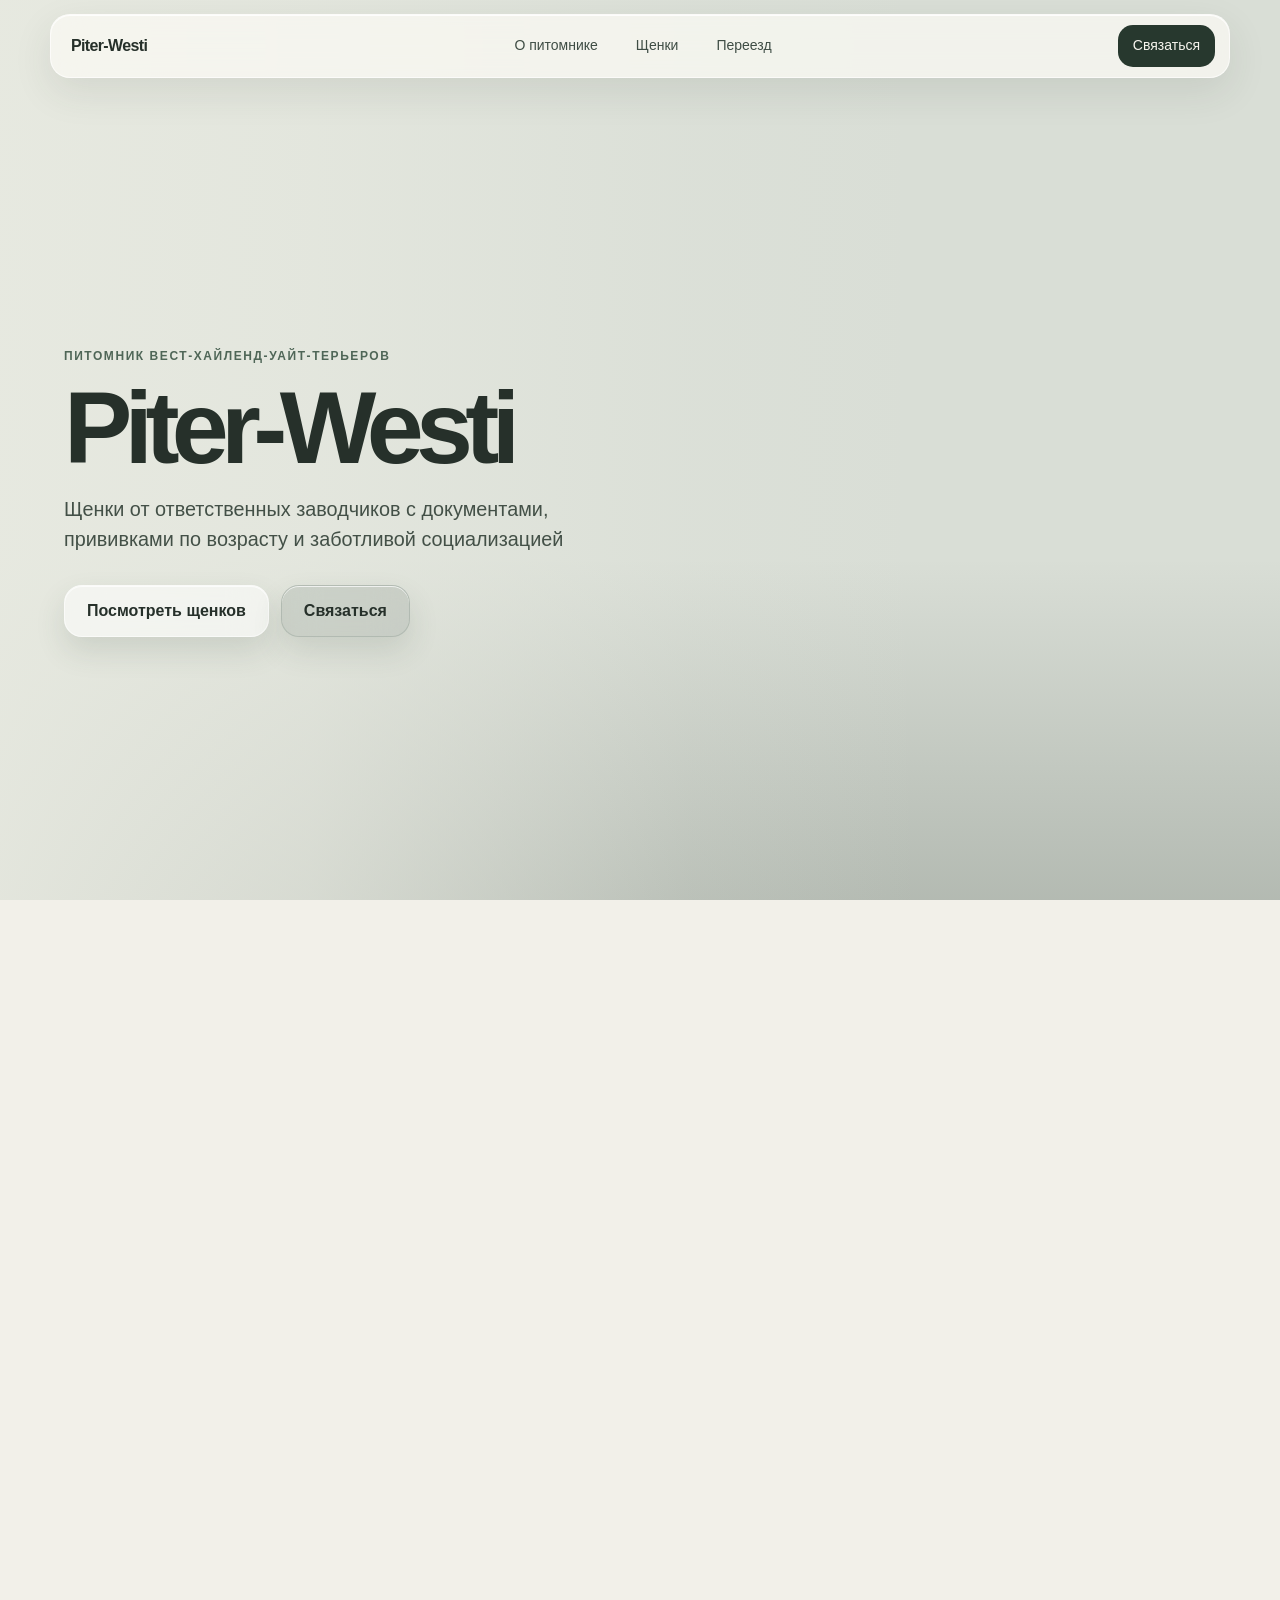
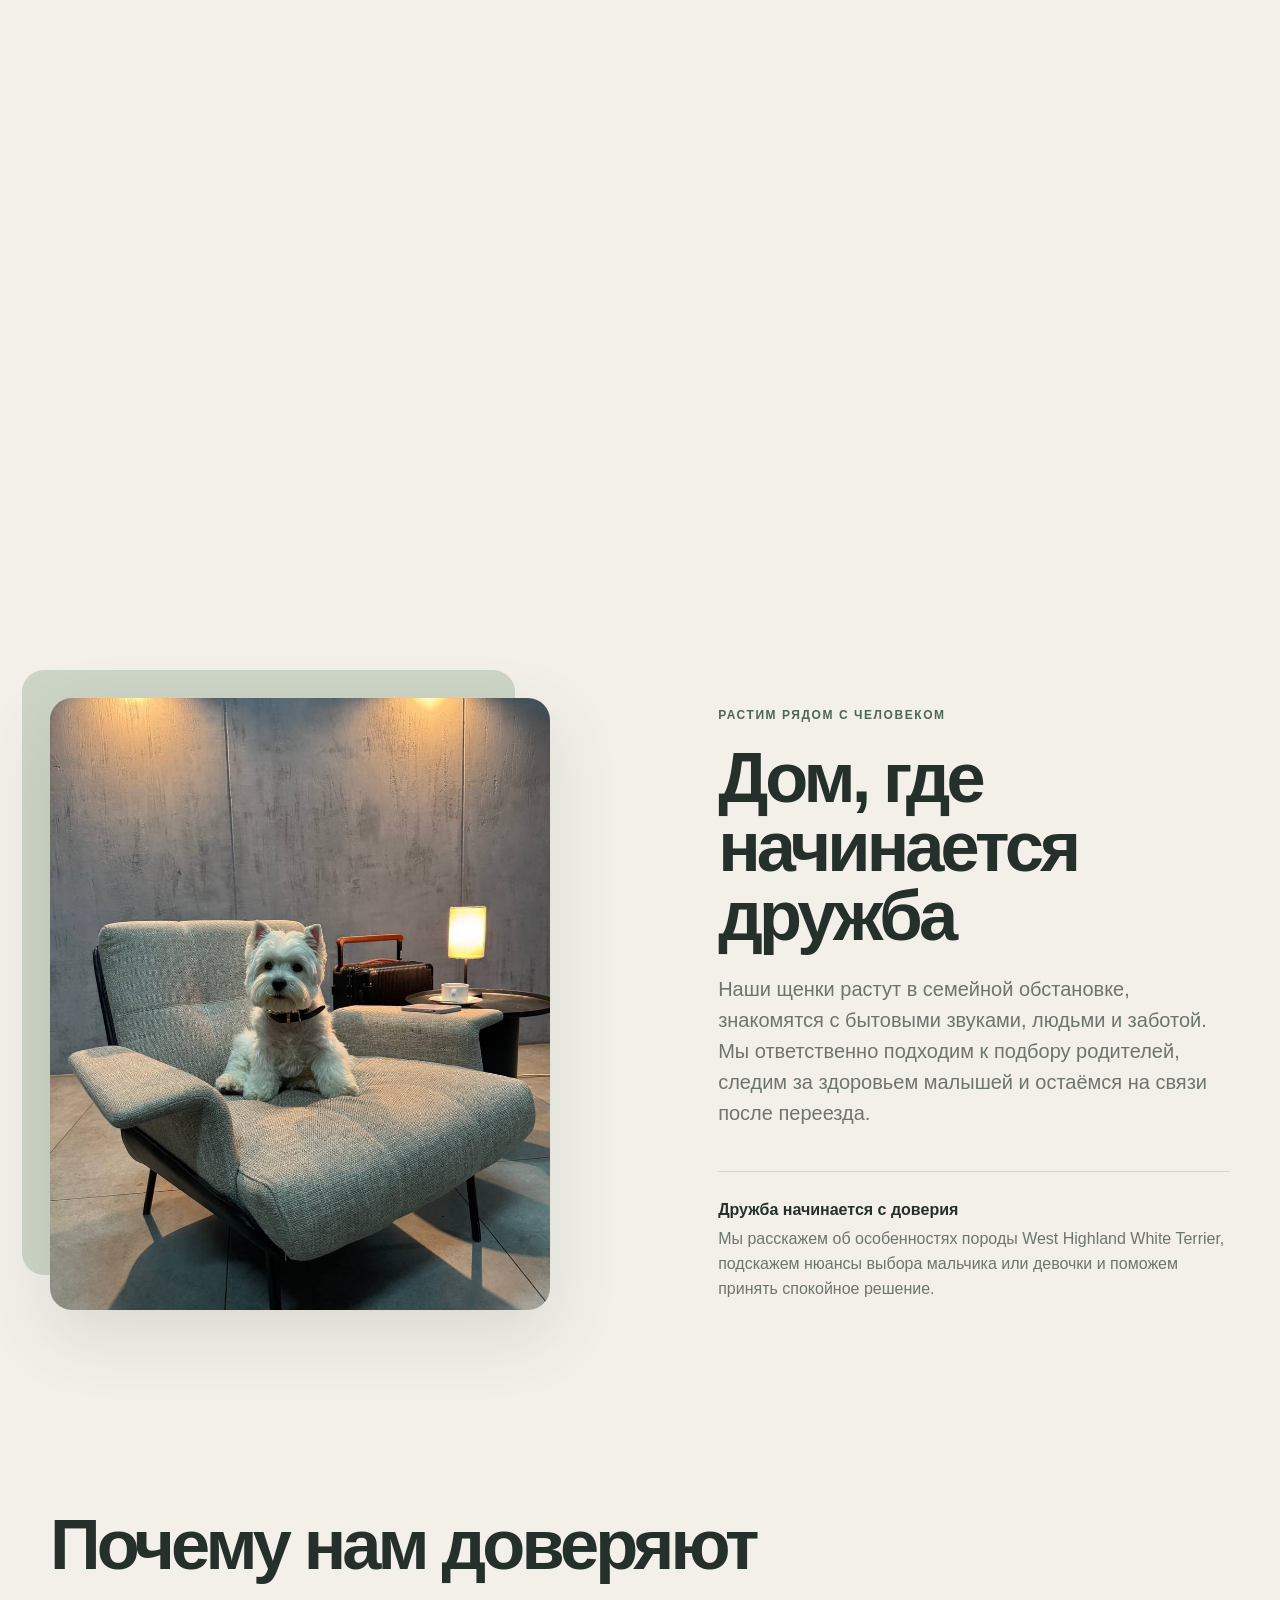
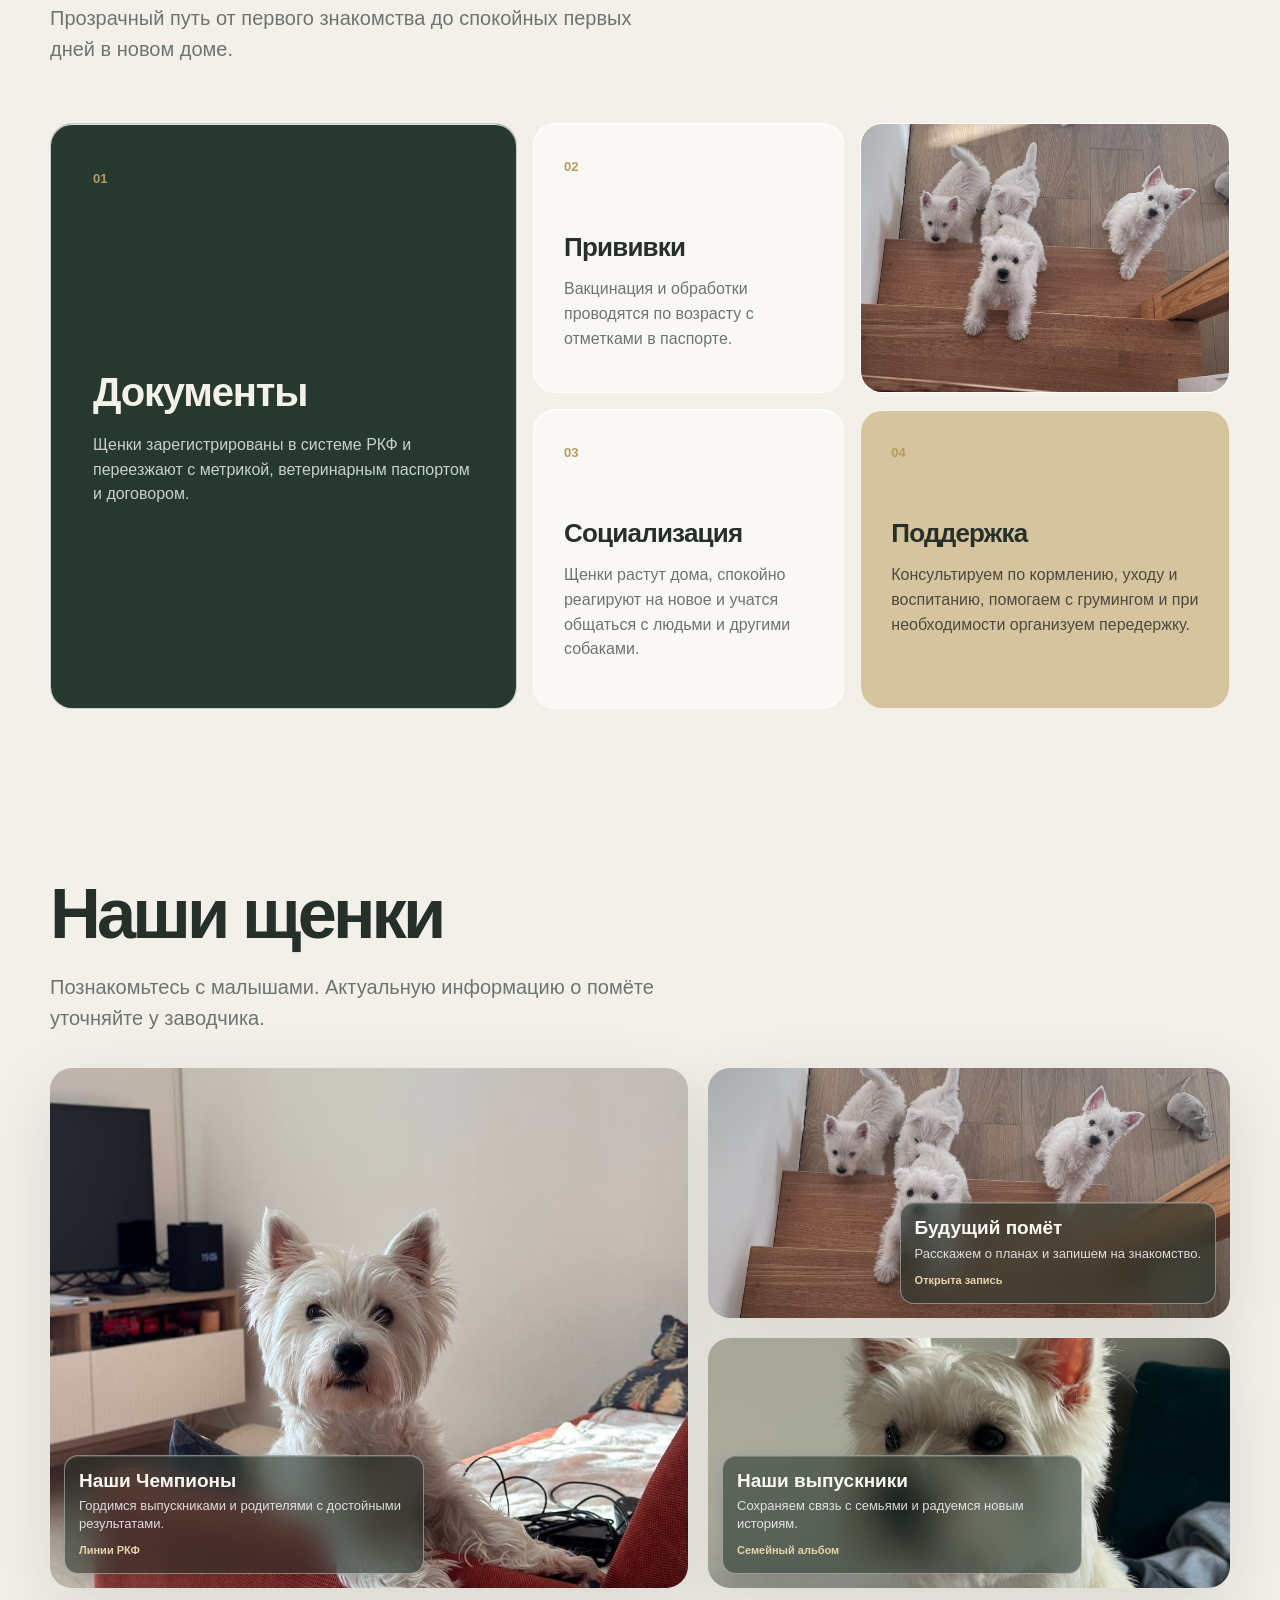
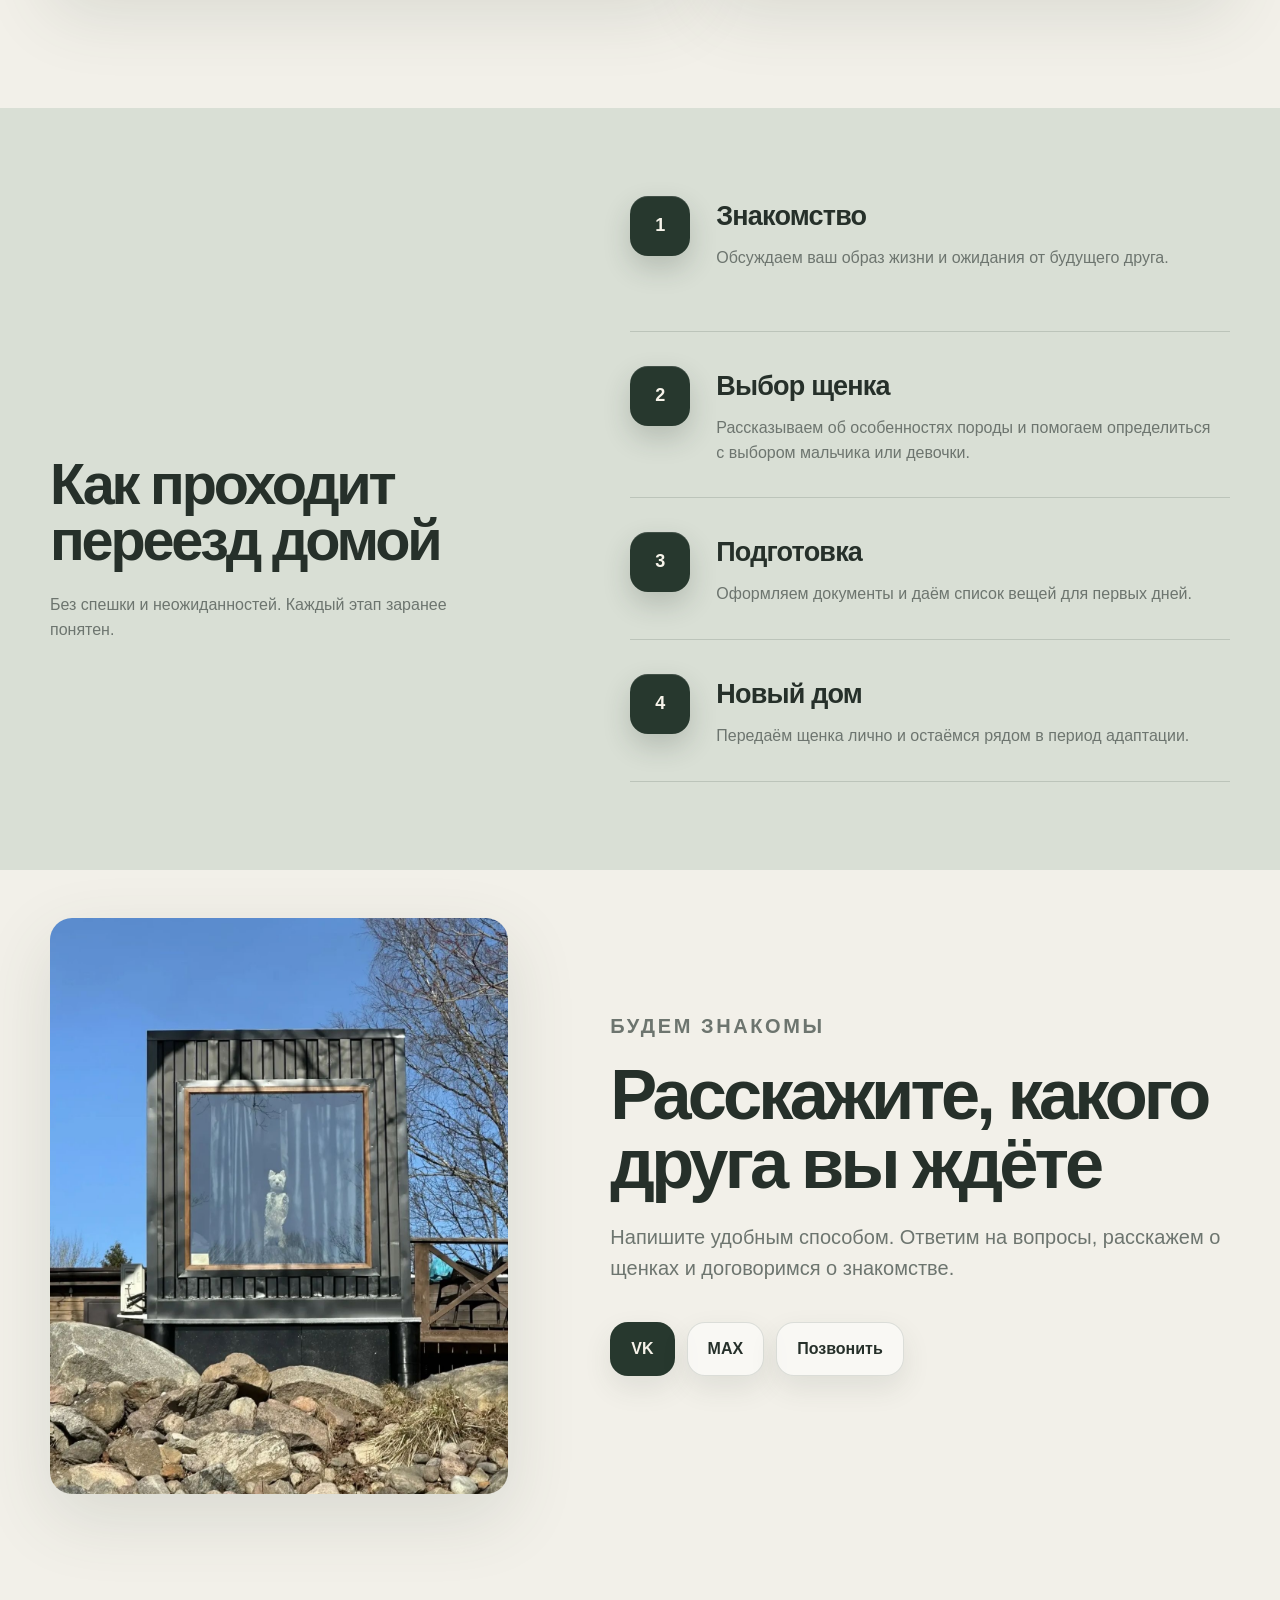
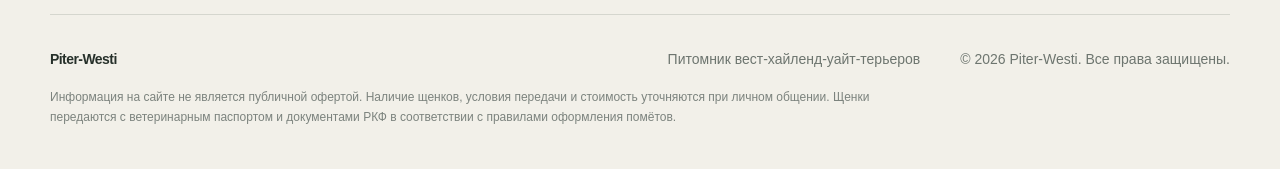
<file: index.html>
﻿<!doctype html>
<html lang="ru">
<head>
  <meta charset="UTF-8">
  <meta name="viewport" content="width=device-width, initial-scale=1.0">
  <meta name="theme-color" content="#f2f0e9">
  <meta name="description" content="Piter-Westi - питомник вест-хайленд-уайт-терьеров. Щенки с документами, прививками по возрасту и заботливой социализацией.">
  <meta property="og:title" content="Piter-Westi - питомник вест-хайленд-уайт-терьеров">
  <meta property="og:description" content="Здоровые, социализированные щенки вест-хайленд-уайт-терьера и поддержка заводчика после переезда домой.">
  <meta property="og:type" content="website">
  <meta property="og:image" content="assets/puppies.jpg">
  <title>Piter-Westi - питомник вест-хайленд-уайт-терьеров</title>
  <link rel="preload" href="piter-westi-puppy-v2.mp4" as="video" type="video/mp4">
  <link rel="stylesheet" href="styles.css?v=20260623-scroll-5">
  <script type="application/ld+json">
    {"@context":"https://schema.org","@type":"Organization","name":"Piter-Westi","description":"Питомник вест-хайленд-уайт-терьеров","contactPoint":{"@type":"ContactPoint","contactType":"customer service","availableLanguage":"Russian"}}
  </script>
</head>
<body>
  <a class="skip-link" href="#main">К содержанию</a>
  <header class="site-header" aria-label="Основная навигация">
    <a class="brand" href="#top" aria-label="Piter-Westi, на главную">Piter-Westi</a>
    <nav class="nav" aria-label="Разделы сайта">
      <a href="#about">О питомнике</a>
      <a href="#puppies">Щенки</a>
      <a href="#journey">Переезд</a>
    </nav>
    <a class="header-contact" href="#contact-info">Связаться</a>
  </header>

  <main id="main">
    <section class="hero-story" id="top" aria-labelledby="hero-title">
      <div class="hero-sticky">
        <div class="hero-copy">
          <p class="hero-kicker">Питомник вест-хайленд-уайт-терьеров</p>
          <h1 id="hero-title">Piter-Westi</h1>
          <p class="hero-lead">Щенки от ответственных заводчиков с документами, прививками по возрасту и заботливой социализацией</p>
          <div class="hero-actions">
            <a class="glass-button glass-button--light" href="#puppies">Посмотреть щенков</a>
            <a class="glass-button glass-button--ghost" href="#contact-info">Связаться</a>
          </div>
        </div>
        <div class="hero-media">
          <video autoplay muted playsinline loop preload="auto" aria-label="Вест-хайленд-уайт-терьер приветствует будущих хозяев">
            <source src="piter-westi-puppy-v2.mp4" type="video/mp4">
            <img src="assets/westie-portrait.jpg" alt="Белый вест-хайленд-уайт-терьер">
            Ваш браузер не поддерживает видео. Ниже доступна фотография нашего вестика.
          </video>
          <div class="video-scrim" aria-hidden="true"></div>
        </div>
        <div class="story-lines" aria-live="polite">
          <p class="story-line story-line--one">Привет! Давай познакомимся</p>
          <p class="story-line story-line--two">Мы - Piter-Westi, питомник вест-хайленд-уайт-терьеров</p>
        </div>
      </div>
    </section>

    <section class="about section-shell reveal" id="about" aria-labelledby="about-title">
      <div class="about-photo">
        <img src="assets/westie-chair.jpg" alt="Вест-хайленд-уайт-терьер уютно сидит в кресле" width="960" height="1280" loading="lazy">
      </div>
      <div class="about-copy">
        <p class="section-kicker">Растим рядом с человеком</p>
        <h2 id="about-title">Дом, где начинается дружба</h2>
        <p class="section-intro">Наши щенки растут в семейной обстановке, знакомятся с бытовыми звуками, людьми и заботой. Мы ответственно подходим к подбору родителей, следим за здоровьем малышей и остаёмся на связи после переезда.</p>
        <div class="about-note">
          <strong>Дружба начинается с доверия</strong>
          <span>Мы расскажем об особенностях породы West Highland White Terrier, подскажем нюансы выбора мальчика или девочки и поможем принять спокойное решение.</span>
        </div>
      </div>
    </section>

    <section class="trust section-shell reveal" aria-labelledby="trust-title">
      <div class="section-heading">
        <h2 id="trust-title">Почему нам доверяют</h2>
        <p>Прозрачный путь от первого знакомства до спокойных первых дней в новом доме.</p>
      </div>
      <div class="trust-grid">
        <article class="trust-item trust-item--primary"><span>01</span><h3>Документы</h3><p>Щенки зарегистрированы в системе РКФ и переезжают с метрикой, ветеринарным паспортом и договором.</p></article>
        <article class="trust-item"><span>02</span><h3>Прививки</h3><p>Вакцинация и обработки проводятся по возрасту с отметками в паспорте.</p></article>
        <article class="trust-item trust-item--image" aria-label="Щенки Piter-Westi"><img src="assets/puppies.jpg" alt="Четыре щенка вест-хайленд-уайт-терьера" width="1783" height="1068" loading="lazy"></article>
        <article class="trust-item"><span>03</span><h3>Социализация</h3><p>Щенки растут дома, спокойно реагируют на новое и учатся общаться с людьми и другими собаками.</p></article>
        <article class="trust-item trust-item--gold"><span>04</span><h3>Поддержка</h3><p>Консультируем по кормлению, уходу и воспитанию, помогаем с грумингом и при необходимости организуем передержку.</p></article>
      </div>
    </section>

    <section class="puppies section-shell reveal" id="puppies" aria-labelledby="puppies-title">
      <div class="section-heading section-heading--compact">
        <h2 id="puppies-title">Наши щенки</h2>
        <p>Познакомьтесь с малышами. Актуальную информацию о помёте уточняйте у заводчика.</p>
      </div>
      <div class="puppy-gallery">
        <article class="puppy-card puppy-card--tall">
          <img src="assets/westie-home.jpg" alt="Белый вестик дома смотрит в камеру" width="960" height="1280" loading="lazy">
          <div class="puppy-card__body"><h3>Наши Чемпионы</h3><p>Гордимся выпускниками и родителями с достойными результатами.</p><span>Линии РКФ</span></div>
        </article>
        <article class="puppy-card puppy-card--wide">
          <img src="assets/puppies.jpg" alt="Щенки вест-хайленд-уайт-терьера на лестнице" width="1783" height="1068" loading="lazy">
          <div class="puppy-card__body"><h3>Будущий помёт</h3><p>Расскажем о планах и запишем на знакомство.</p><span>Открыта запись</span></div>
        </article>
        <article class="puppy-card puppy-card--small">
          <img src="assets/westie-closeup.jpg" alt="Портрет взрослого вест-хайленд-уайт-терьера" width="1200" height="1600" loading="lazy">
          <div class="puppy-card__body"><h3>Наши выпускники</h3><p>Сохраняем связь с семьями и радуемся новым историям.</p><span>Семейный альбом</span></div>
        </article>
      </div>
    </section>

    <section class="journey reveal" id="journey" aria-labelledby="journey-title">
      <div class="section-shell journey-inner">
        <div class="journey-title-wrap">
          <h2 id="journey-title">Как проходит переезд домой</h2>
          <p>Без спешки и неожиданностей. Каждый этап заранее понятен.</p>
        </div>
        <ol class="journey-steps">
          <li><span>Знакомство</span><p>Обсуждаем ваш образ жизни и ожидания от будущего друга.</p></li>
          <li><span>Выбор щенка</span><p>Рассказываем об особенностях породы и помогаем определиться с выбором мальчика или девочки.</p></li>
          <li><span>Подготовка</span><p>Оформляем документы и даём список вещей для первых дней.</p></li>
          <li><span>Новый дом</span><p>Передаём щенка лично и остаёмся рядом в период адаптации.</p></li>
        </ol>
      </div>
    </section>

    <section class="contact section-shell reveal" id="contact" aria-labelledby="contact-title">
      <div class="contact-photo"><img src="assets/westie-window.jpg" alt="Вестик встречает гостей у окна" width="1200" height="1600" loading="lazy"></div>
      <div class="contact-copy" id="contact-info">
        <p class="section-kicker">Будем знакомы</p>
        <h2 id="contact-title">Расскажите, какого друга вы ждёте</h2>
        <p>Напишите удобным способом. Ответим на вопросы, расскажем о щенках и договоримся о знакомстве.</p>
        <div class="contact-actions" aria-label="Способы связи">
          <a href="https://vk.com/" rel="noopener" target="_blank">VK</a>
          <a href="#" rel="noopener" target="_blank">MAX</a>
          <a href="tel:+70000000000">Позвонить</a>
        </div>
      </div>
    </section>
  </main>

  <footer class="footer">
    <a class="brand" href="#top">Piter-Westi</a>
    <p>Питомник вест-хайленд-уайт-терьеров</p>
    <p>© <span id="year"></span> Piter-Westi. Все права защищены.</p>
    <p class="footer-legal">Информация на сайте не является публичной офертой. Наличие щенков, условия передачи и стоимость уточняются при личном общении. Щенки передаются с ветеринарным паспортом и документами РКФ в соответствии с правилами оформления помётов.</p>
  </footer>
  <script src="script.js?v=20260623-scroll-5" defer></script>
</body>
</html>
</file>
<file: styles.css>
:root {
  color-scheme: light;
  --milk: #f2f0e9;
  --paper: #fbfaf6;
  --sage: #4f6657;
  --sage-soft: #cdd5c6;
  --forest: #27382e;
  --gold: #b69a62;
  --ink: #26302a;
  --muted: #6d756f;
  --line: rgba(39, 56, 46, .14);
  --radius: 22px;
  --shadow: 0 24px 70px rgba(62, 76, 65, .14);
  --ease: cubic-bezier(.16, 1, .3, 1);
}

* { box-sizing: border-box; }
html { scroll-behavior: smooth; scroll-padding-top: 88px; overflow-x: hidden; }
body { margin: 0; overflow-x: hidden; background: var(--milk); color: var(--ink); font-family: "Avenir Next", Avenir, "Segoe UI", sans-serif; line-height: 1.55; }
img, video { display: block; max-width: 100%; }
a { color: inherit; text-decoration: none; }
button, a { -webkit-tap-highlight-color: transparent; }
:focus-visible { outline: 3px solid var(--gold); outline-offset: 4px; }
.skip-link { position: fixed; top: 12px; left: 12px; z-index: 20; padding: 10px 14px; border-radius: 12px; background: var(--paper); transform: translateY(-150%); }
.skip-link:focus { transform: translateY(0); }

.site-header { position: fixed; top: 14px; left: 50%; z-index: 10; width: min(1180px, calc(100% - 28px)); height: 64px; padding: 0 14px 0 20px; display: grid; grid-template-columns: 1fr auto 1fr; align-items: center; border: 1px solid rgba(255,255,255,.6); border-radius: 20px; background: rgba(250,249,244,.76); backdrop-filter: blur(18px) saturate(130%); box-shadow: 0 14px 38px rgba(48,62,53,.1), inset 0 1px 0 rgba(255,255,255,.85); transform: translateX(-50%); }
.brand { font-weight: 760; letter-spacing: -.04em; }
.nav { display: flex; gap: clamp(18px, 3vw, 38px); font-size: 14px; color: #3f4d45; }
.nav a, .header-contact { transition: color .25s ease; }
.nav a:hover { color: var(--gold); }
.header-contact { justify-self: end; padding: 10px 15px; border-radius: 15px; background: var(--forest); color: #f7f5ee; font-size: 14px; }

.hero-story { position: relative; height: 250dvh; }
.hero-sticky { position: absolute; inset: 0 0 auto; height: 100dvh; min-height: 100svh; overflow: hidden; background: #d9ded6; }
.hero-story.is-fixed .hero-sticky { position: fixed; inset: 0 0 auto; z-index: 2; width: 100%; }
.hero-story.is-ended .hero-sticky { position: absolute; inset: auto 0 0; }
.hero-copy { position: absolute; inset: 0 auto 0 0; z-index: 3; width: min(620px, 52vw); padding: clamp(130px, 16vh, 176px) 4vw 60px max(5vw, calc((100vw - 1180px)/2)); display: flex; flex-direction: column; justify-content: center; }
.hero-kicker, .section-kicker { margin: 0 0 18px; color: var(--sage); font-size: 12px; font-weight: 700; letter-spacing: .13em; text-transform: uppercase; }
h1, h2, h3, p { margin-top: 0; }
h1 { margin-bottom: 20px; font-size: clamp(64px, 8vw, 128px); line-height: .88; letter-spacing: -.075em; font-weight: 680; }
.hero-lead { max-width: 530px; margin-bottom: 30px; font-size: clamp(17px, 1.55vw, 21px); color: #435047; }
.hero-actions { display: flex; flex-wrap: wrap; gap: 12px; }
.glass-button { display: inline-flex; min-height: 52px; align-items: center; justify-content: center; padding: 0 22px; border: 1px solid rgba(255,255,255,.56); border-radius: 18px; backdrop-filter: blur(18px); box-shadow: 0 14px 30px rgba(58,75,63,.14), inset 0 1px 0 rgba(255,255,255,.7); font-weight: 650; transition: transform .35s var(--ease), box-shadow .35s var(--ease); }
.glass-button--light { background: rgba(255,255,255,.54); }
.glass-button--ghost { background: rgba(60,82,68,.13); border-color: rgba(60,82,68,.16); }
.glass-button:hover { transform: translateY(-3px); box-shadow: 0 18px 36px rgba(58,75,63,.19), inset 0 1px 0 rgba(255,255,255,.75); }
.glass-button:active { transform: translateY(-1px) scale(.98); }
.hero-media { position: absolute; inset: 0; }
.hero-media video { width: 100%; height: 100%; object-fit: cover; object-position: 58% center; opacity: 0; transition: opacity .45s ease; }
.hero-media video.is-ready { opacity: 1; }
.hero-media video::-webkit-media-controls { display: none !important; }
.video-scrim { position: absolute; inset: 0; background: linear-gradient(90deg, rgba(232,234,225,.9) 0%, rgba(232,234,225,.68) 24%, rgba(232,234,225,.14) 54%, transparent 72%), linear-gradient(0deg, rgba(30,43,34,.2), transparent 38%); pointer-events: none; }
.story-lines { position: absolute; z-index: 4; inset: 0; pointer-events: none; }
.story-line { position: absolute; left: max(5vw, calc((100vw - 1180px)/2)); top: 50%; width: min(520px, 42vw); margin: 0; color: #f8f6ef; font-size: clamp(36px, 4.7vw, 68px); line-height: 1.02; letter-spacing: -.055em; font-weight: 700; text-align: left; text-wrap: balance; text-shadow: 0 2px 26px rgba(28,39,32,.34); opacity: 0; transform: translateY(-38%); }

.section-shell { width: min(1180px, calc(100% - 40px)); margin-inline: auto; }
.about { padding: 48px 0 130px; display: grid; grid-template-columns: 1.05fr .95fr; gap: clamp(48px, 8vw, 110px); align-items: center; }
.about-photo { position: relative; max-width: 500px; }
.about-photo::before { content: ""; position: absolute; inset: -28px 35px 35px -28px; z-index: -1; border-radius: var(--radius); background: var(--sage-soft); }
.about-photo img { width: 100%; height: clamp(500px, 68vh, 680px); object-fit: cover; object-position: center 72%; border-radius: var(--radius); box-shadow: var(--shadow); }
h2 { margin-bottom: 24px; font-size: clamp(42px, 5.5vw, 76px); line-height: .98; letter-spacing: -.055em; font-weight: 650; }
.section-intro, .section-heading p, .contact-copy > p { max-width: 620px; color: var(--muted); font-size: clamp(17px, 1.6vw, 20px); }
.about-note { margin-top: 42px; padding-top: 26px; border-top: 1px solid var(--line); display: grid; gap: 5px; }
.about-note span { color: var(--muted); }

.trust { padding: 70px 0 160px; }
.section-heading { max-width: 720px; margin-bottom: 58px; }
.trust-grid { display: grid; grid-template-columns: 1.2fr .8fr .95fr; grid-template-rows: 270px 300px; gap: 16px; }
.trust-item { padding: 30px; border-radius: var(--radius); background: rgba(255,255,255,.52); border: 1px solid rgba(255,255,255,.75); box-shadow: inset 0 1px 0 rgba(255,255,255,.85); }
.trust-item span { color: var(--gold); font-size: 13px; font-weight: 800; }
.trust-item h3 { margin: 48px 0 10px; font-size: 26px; letter-spacing: -.03em; }
.trust-item p { margin: 0; color: var(--muted); }
.trust-item--primary { grid-row: span 2; padding: 42px; background: var(--forest); color: #f4f1e8; }
.trust-item--primary h3 { margin-top: 170px; font-size: 40px; }
.trust-item--primary p { color: #c8d0c9; }
.trust-item--image { padding: 0; overflow: hidden; }
.trust-item--image img { width: 100%; height: 100%; object-fit: cover; }
.trust-item--gold { background: #d6c49f; }
.trust-item--gold p { color: #4f4a3e; }

.puppies { padding: 10px 0 120px; }
.section-heading--compact { max-width: 660px; }
.puppies .section-heading { margin-bottom: 34px; }
.puppy-gallery { display: grid; grid-template-columns: 1.1fr .9fr; grid-template-rows: 250px 250px; gap: 20px; }
.puppy-card { position: relative; overflow: hidden; border-radius: var(--radius); background: #dde1da; box-shadow: var(--shadow); }
.puppy-card--tall { grid-row: span 2; }
.puppy-card img { width: 100%; height: 100%; object-fit: cover; transition: transform .8s var(--ease); }
.puppy-card:hover img { transform: scale(1.035); }
.puppy-card__body { position: absolute; left: 14px; right: auto; bottom: 14px; width: auto; max-width: min(360px, calc(100% - 28px)); padding: 10px 14px 11px; border: 1px solid rgba(255,255,255,.4); border-radius: 14px; color: #f9f7f1; background: rgba(36,49,40,.58); backdrop-filter: blur(14px); box-shadow: 0 10px 26px rgba(25,37,29,.16), inset 0 1px 0 rgba(255,255,255,.18); }
.puppy-card--wide .puppy-card__body { left: auto; right: 14px; }
.puppy-card__body h3 { margin-bottom: 2px; font-size: 19px; }
.puppy-card__body p { margin-bottom: 5px; color: rgba(255,255,255,.82); font-size: 13px; line-height: 1.35; }
.puppy-card__body span { font-size: 11px; font-weight: 700; color: #e5d4aa; }

.journey { padding: 88px 0; background: #d9dfd5; }
.journey-inner { display: grid; grid-template-columns: .9fr 1.1fr; gap: 7vw; }
.journey-title-wrap { position: static; align-self: start; margin-top: 260px; transform: none; }
.journey-title-wrap h2 { max-width: 520px; font-size: clamp(44px, 4.5vw, 64px); }
.journey-title-wrap p { max-width: 430px; color: var(--muted); }
.journey-steps { margin: 0; padding: 0; list-style: none; counter-reset: journey; }
.journey-steps li { position: relative; min-height: 136px; padding: 0 0 32px 86px; border-bottom: 1px solid rgba(39,56,46,.16); counter-increment: journey; }
.journey-steps li + li { padding-top: 34px; }
.journey-steps li::before { content: counter(journey); position: absolute; left: 0; top: 0; width: 60px; height: 60px; display: grid; place-items: center; border-radius: 18px; background: var(--forest); color: #f7f4eb; font-size: 18px; font-weight: 800; box-shadow: 0 12px 28px rgba(39,56,46,.2), inset 0 1px 0 rgba(255,255,255,.12); }
.journey-steps li + li::before { top: 34px; }
.journey-steps span { display: block; margin-bottom: 8px; font-size: 27px; font-weight: 700; letter-spacing: -.03em; }
.journey-steps p { max-width: 500px; margin: 0; color: var(--muted); }

.contact { padding: 48px 0 120px; display: grid; grid-template-columns: .85fr 1.15fr; gap: clamp(40px, 8vw, 110px); align-items: center; }
.contact-copy { scroll-margin-top: 96px; }
.contact-photo img { width: 100%; height: clamp(480px, 64vh, 640px); object-fit: cover; object-position: center 54%; border-radius: var(--radius); box-shadow: var(--shadow); }
.contact-actions { margin: 38px 0 24px; display: flex; flex-wrap: wrap; gap: 12px; }
.contact-actions a { min-height: 54px; padding: 0 20px; display: inline-flex; align-items: center; border: 1px solid var(--line); border-radius: 18px; background: rgba(255,255,255,.52); box-shadow: 0 12px 28px rgba(54,72,59,.1); font-weight: 700; transition: transform .3s var(--ease), background .3s ease; }
.contact-actions a:first-child { background: var(--forest); color: #f6f2e9; }
.contact-actions a:hover { transform: translateY(-3px); }
.contact-copy small { display: block; max-width: 470px; color: #7c837e; }
.footer { width: min(1180px, calc(100% - 40px)); margin: 0 auto; padding: 34px 0 42px; display: grid; grid-template-columns: 1fr auto auto; gap: 18px 40px; border-top: 1px solid var(--line); color: var(--muted); font-size: 14px; }
.footer p { margin: 0; }
.footer .brand { color: var(--ink); }
.footer-legal { grid-column: 1 / -1; max-width: 820px; font-size: 12px; line-height: 1.6; color: #7c837e; }

.reveal { opacity: 0; transform: translateY(28px); transition: opacity .8s var(--ease), transform .8s var(--ease); }
.reveal.is-visible { opacity: 1; transform: none; }

@media (max-width: 820px) {
  .site-header { grid-template-columns: minmax(92px, 1fr) auto auto; gap: 14px; padding-left: 18px; }
  .nav { display: flex; gap: 16px; font-size: 13px; }
  .nav a:first-child { font-size: 0; }
  .nav a:first-child::after { content: "О нас"; font-size: 13px; }
  .nav a:nth-child(3) { display: none; }
  .hero-story { height: 330dvh; }
  .hero-sticky { background: #aab4aa; }
  .hero-media { inset: 0; }
  .hero-media video { object-position: 76% center; }
  .video-scrim { background: linear-gradient(90deg, rgba(226,230,219,.58) 0%, rgba(226,230,219,.28) 40%, transparent 72%), linear-gradient(0deg, rgba(226,230,219,.72) 0%, rgba(226,230,219,.38) 42%, rgba(226,230,219,.08) 70%, transparent 100%); }
  .hero-copy { inset: auto 0 0; width: 100%; min-height: 54%; padding: 126px 20px 38px; justify-content: flex-end; background: linear-gradient(0deg, rgba(225,228,219,.78) 0%, rgba(225,228,219,.44) 56%, transparent 100%); }
  h1 { font-size: clamp(52px, 16vw, 78px); letter-spacing: -.065em; }
  .hero-lead { max-width: 460px; font-size: 16px; line-height: 1.55; }
  .story-lines { z-index: 4; }
  .story-line { left: 20px; top: auto; bottom: clamp(118px, 18vh, 168px); width: min(520px, calc(100% - 40px)); font-size: clamp(30px, 7.5vw, 46px); text-shadow: 0 3px 24px rgba(18,30,22,.5); }
  .about, .contact, .journey-inner { grid-template-columns: 1fr; }
  .about { padding: 42px 0 100px; gap: 56px; }
  .about-photo { max-width: 88%; margin-left: auto; }
  .trust { padding-bottom: 110px; }
  .trust-grid { grid-template-columns: 1fr 1fr; grid-template-rows: auto; }
  .trust-item { min-height: 250px; }
  .trust-item--primary { grid-row: auto; grid-column: span 2; }
  .trust-item--primary h3 { margin-top: 70px; }
  .trust-item--image { min-height: 310px; }
  .puppy-gallery { grid-template-columns: 1fr; grid-template-rows: 420px 290px 340px; }
  .puppy-card--tall { grid-row: auto; }
  .journey { padding: 72px 0; }
  .journey-title-wrap { position: static; margin-top: 0; transform: none; }
  .contact { padding: 42px 0 100px; }
  .contact-copy { scroll-margin-top: 84px; }
  .contact-photo { width: 82%; }
  .footer { grid-template-columns: 1fr; gap: 8px; }
}

@media (max-width: 520px) {
  .site-header { top: 8px; width: calc(100% - 16px); height: 58px; padding: 0 10px 0 14px; gap: 10px; border-radius: 18px; }
  .brand { font-size: 15px; }
  .nav { gap: 10px; font-size: 12px; }
  .nav a:first-child::after { font-size: 12px; }
  .header-contact { padding: 8px 10px; font-size: 13px; }
  .hero-story { height: 340dvh; }
  .hero-copy { padding-inline: 16px; padding-bottom: 32px; }
  .hero-kicker { max-width: 250px; }
  .hero-actions { display: grid; grid-template-columns: 1fr 1fr; }
  .glass-button { min-height: 48px; padding: 0 12px; font-size: 14px; white-space: nowrap; }
  .hero-media video { object-position: 78% center; }
  .story-line { left: 16px; bottom: clamp(128px, 21vh, 178px); width: calc(100% - 32px); font-size: clamp(28px, 8vw, 36px); }
  .section-shell { width: min(100% - 28px, 1180px); }
  h2 { font-size: 43px; }
  .about-photo { max-width: 92%; }
  .trust-grid { grid-template-columns: 1fr; }
  .trust-item--primary { grid-column: auto; }
  .trust-item--image { min-height: 240px; }
  .about-photo img { height: min(64vh, 560px); }
  .puppies { padding-top: 6px; }
  .puppies .section-heading { margin-bottom: 28px; }
  .puppy-gallery { grid-template-rows: 380px 250px 300px; }
  .puppy-card__body { left: 10px; right: auto; bottom: 10px; width: auto; max-width: min(320px, calc(100% - 20px)); padding: 10px 13px 11px; }
  .puppy-card--wide .puppy-card__body { left: auto; right: 10px; }
  .journey-steps li { min-height: 126px; padding-left: 80px; }
  .contact-photo { width: 92%; }
  .contact-photo img { height: min(60vh, 520px); }
  .contact-actions { display: grid; grid-template-columns: 1fr 1fr; }
  .contact-actions a:last-child { grid-column: span 2; justify-content: center; }
}

@media (prefers-reduced-motion: reduce) {
  html { scroll-behavior: auto; }
  *, *::before, *::after { animation-duration: .01ms !important; animation-iteration-count: 1 !important; transition-duration: .01ms !important; }
  .hero-copy { opacity: 1 !important; transform: none !important; }
  .story-lines { display: none; }
  .reveal { opacity: 1; transform: none; }
}

@media (prefers-reduced-transparency: reduce) {
  .site-header, .glass-button, .puppy-card__body { backdrop-filter: none; background: rgba(250,249,244,.96); }
  .puppy-card__body { background: rgba(36,49,40,.94); }
}
</file>
